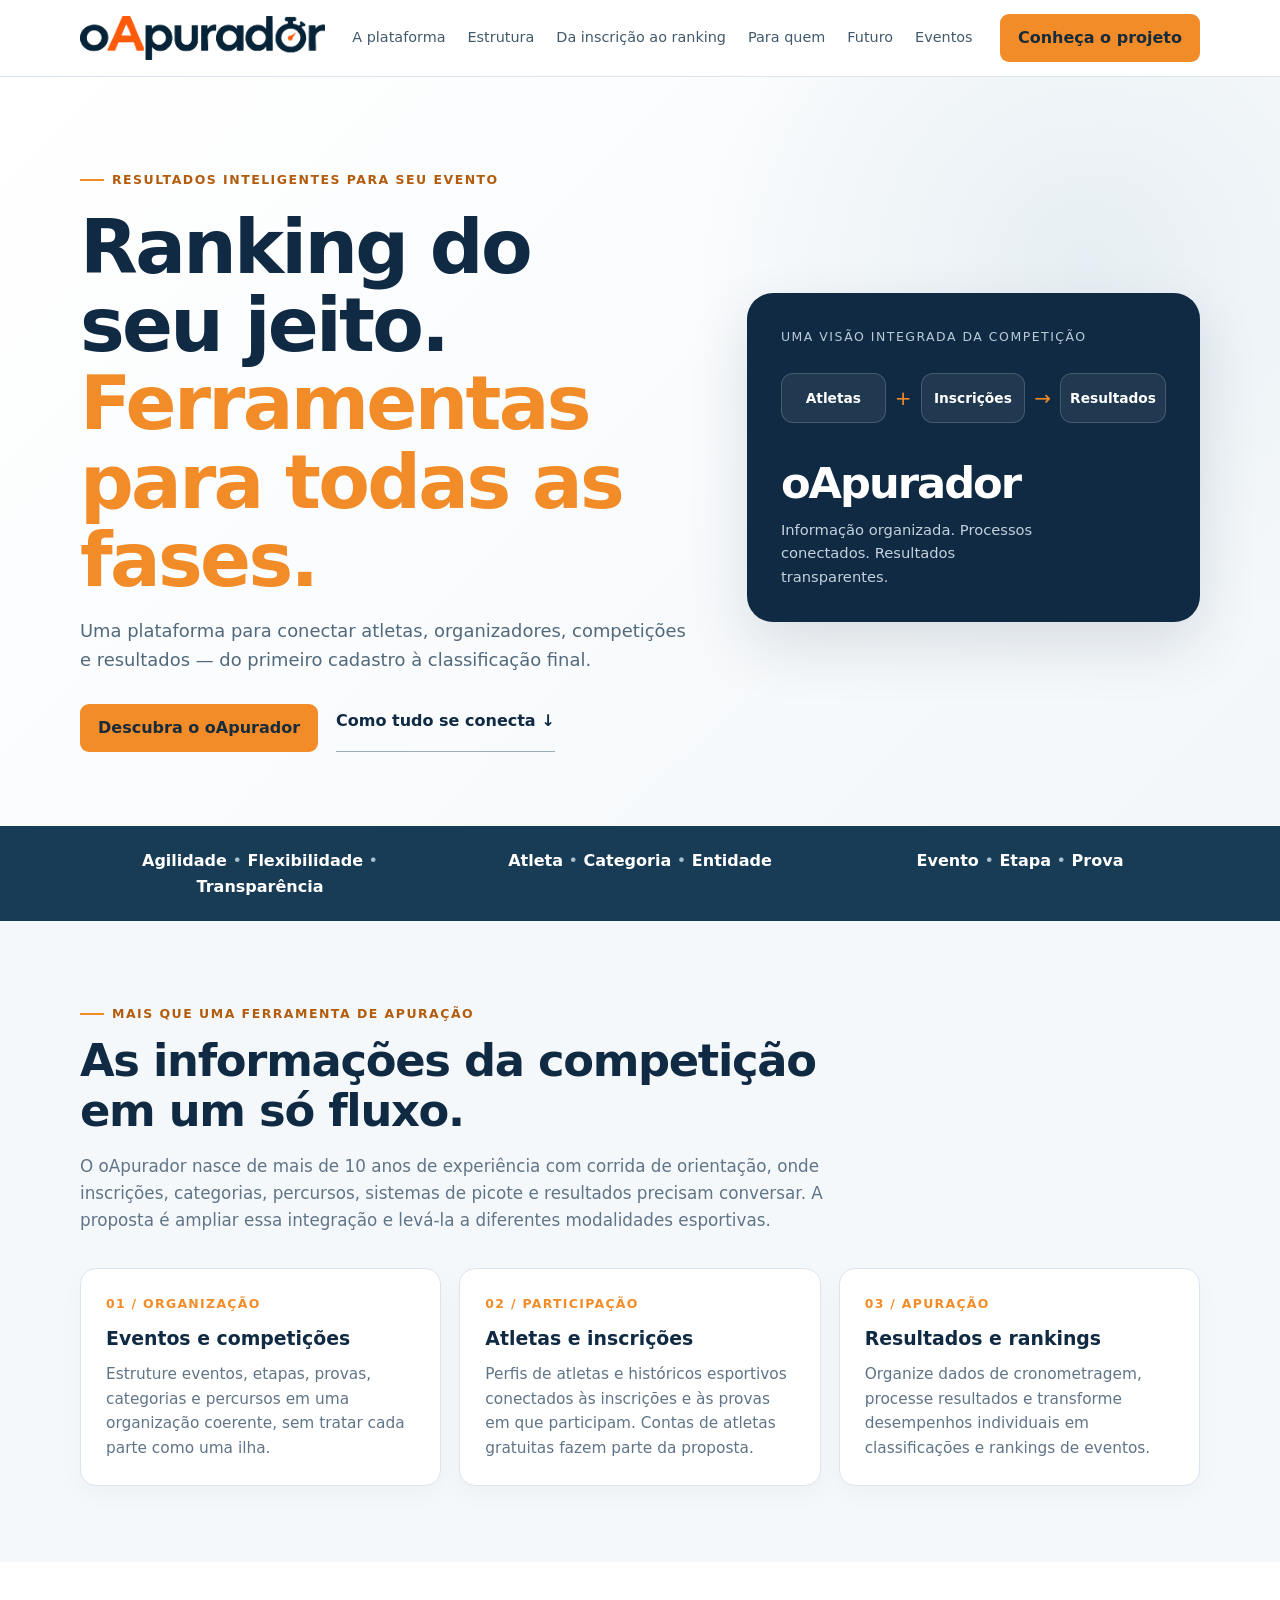
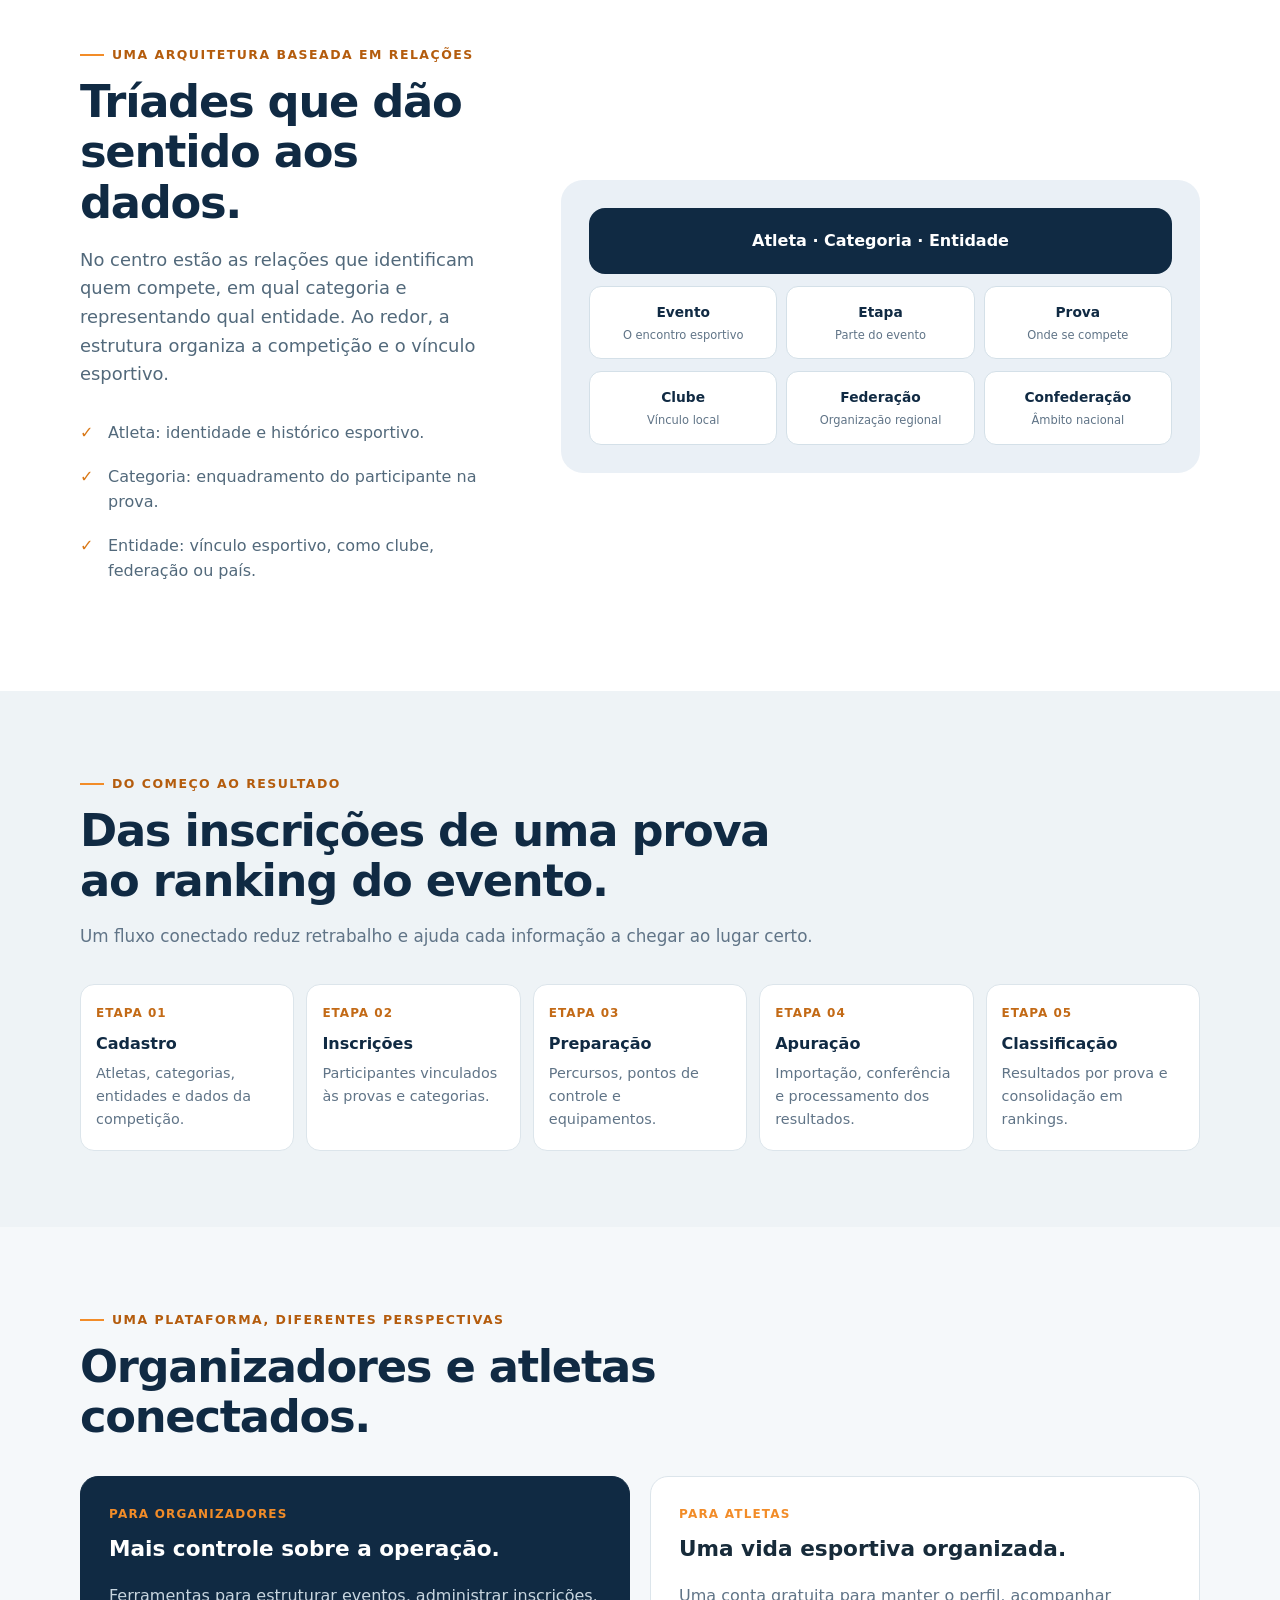
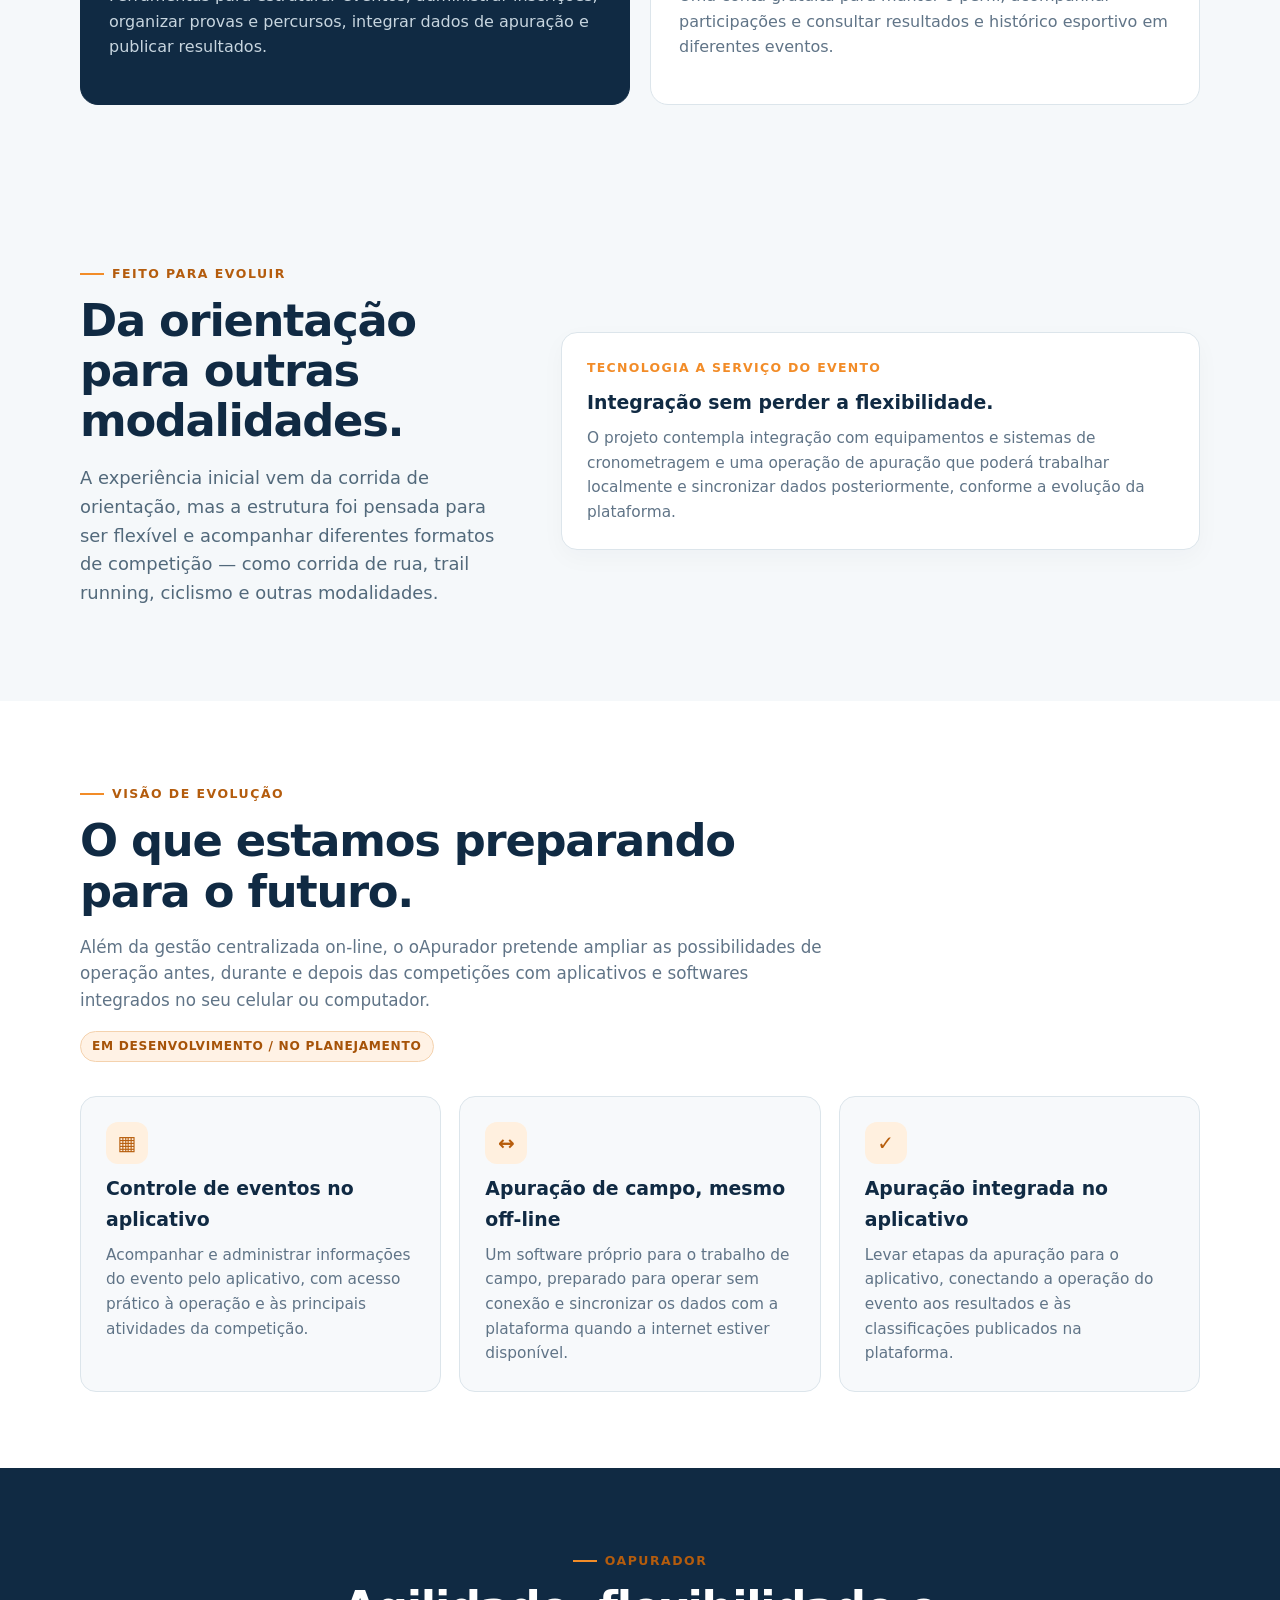
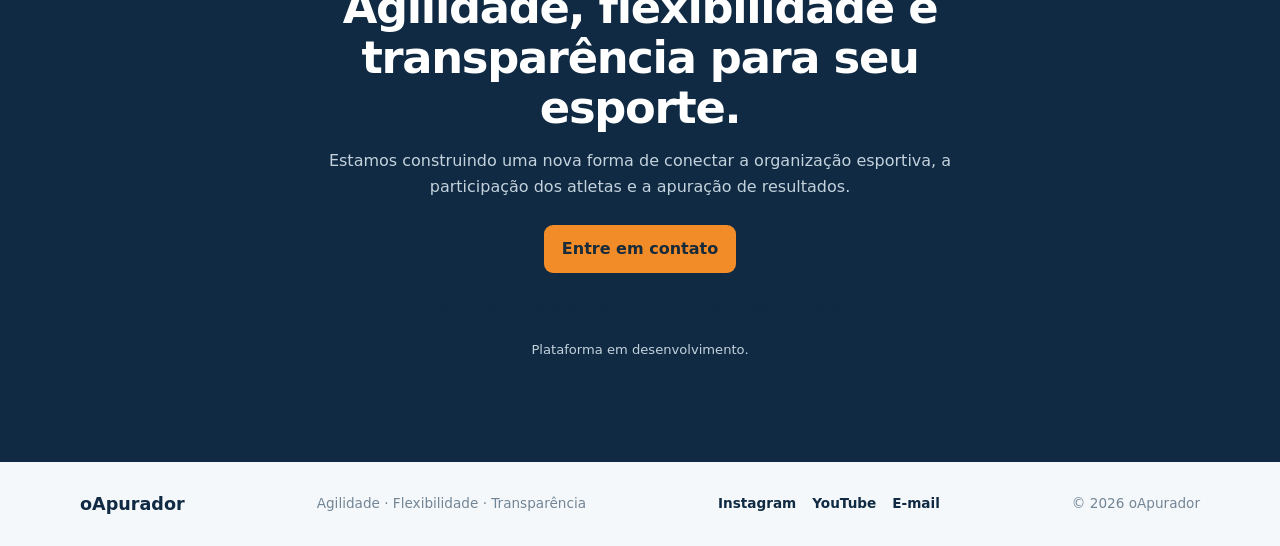
<file: index.html>
<!doctype html>
<html lang="pt-BR">
<head>
<meta charset="utf-8">
<meta name="viewport" content="width=device-width, initial-scale=1">
<meta name="theme-color" content="#102a43">
<meta name="description" content="oApurador — gestão esportiva integrada. Agilidade, flexibilidade e transparência da inscrição ao ranking.">
<title>oApurador — Agilidade, flexibilidade e transparência</title>
<link rel="icon" type="image/png" href="assets/icone-oapurador.png">
<link rel="apple-touch-icon" href="assets/icone-oapurador.png">
<link rel="stylesheet" href="styles.css">
</head>
<body>
<header><div class="wrap nav">
<a class="brand" href="#" aria-label="oApurador, início"><img src="assets/logo-oapurador.png" alt="oApurador"></a>
<nav><a href="#plataforma">A plataforma</a><a href="#estrutura">Estrutura</a><a href="#fluxo">Da inscrição ao ranking</a><a href="#publico">Para quem</a><a href="#futuro">Futuro</a><a href="eventos.html">Eventos</a></nav>
<a class="nav-mobile-link" href="eventos.html">Eventos</a><a class="nav-cta" href="#contato">Conheça o projeto</a>
</div></header>
<main>
<section class="hero"><div class="wrap hero-grid"><div><div class="eyebrow">Resultados Inteligentes para seu evento</div><h1>Ranking do seu jeito.<br><em>Ferramentas para todas as fases.</em></h1><p class="lead">Uma plataforma para conectar atletas, organizadores, competições e resultados — do primeiro cadastro à classificação final.</p><div class="hero-actions"><a class="button" href="#plataforma">Descubra o oApurador</a><a class="text-link" href="#estrutura">Como tudo se conecta ↓</a></div></div>
<div class="hero-art"><div class="art-label">Uma visão integrada da competição</div><div class="flowline"><div class="flow-node">Atletas</div><div class="flow-arrow">+</div><div class="flow-node">Inscrições</div><div class="flow-arrow">→</div><div class="flow-node">Resultados</div></div><div class="art-number">oApurador</div><div class="art-caption">Informação organizada. Processos conectados. Resultados transparentes.</div></div></div></section>
<div class="triad-band"><div class="wrap triads"><div class="triad">Agilidade <span>•</span> Flexibilidade <span>•</span> Transparência</div><div class="triad">Atleta <span>•</span> Categoria <span>•</span> Entidade</div><div class="triad">Evento <span>•</span> Etapa <span>•</span> Prova</div></div></div>
<section id="plataforma"><div class="wrap"><div class="section-head"><div class="eyebrow">Mais que uma ferramenta de apuração</div><h2>As informações da competição em um só fluxo.</h2><p>O oApurador nasce de mais de 10 anos de  experiência com corrida de orientação, onde inscrições, categorias, percursos, sistemas de picote e resultados precisam conversar. A proposta é ampliar essa integração  e levá-la a diferentes modalidades esportivas.</p></div><div class="cards">
<article class="card"><div class="num">01 / ORGANIZAÇÃO</div><h3>Eventos e competições</h3><p>Estruture eventos, etapas, provas, categorias e percursos em uma organização coerente, sem tratar cada parte como uma ilha.</p></article>
<article class="card"><div class="num">02 / PARTICIPAÇÃO</div><h3>Atletas e inscrições</h3><p>Perfis de atletas e históricos esportivos conectados às inscrições e às provas em que participam. Contas de atletas gratuitas fazem parte da proposta.</p></article>
<article class="card"><div class="num">03 / APURAÇÃO</div><h3>Resultados e rankings</h3><p>Organize dados de cronometragem, processe resultados e transforme desempenhos individuais em classificações e rankings de eventos.</p></article>
</div></div></section>
<section class="central" id="estrutura"><div class="wrap central-grid"><div><div class="eyebrow">Uma arquitetura baseada em relações</div><h2>Tríades que dão sentido aos dados.</h2><p class="lead">No centro estão as relações que identificam quem compete, em qual categoria e representando qual entidade. Ao redor, a estrutura organiza a competição e o vínculo esportivo.</p><ul class="bullets"><li>Atleta: identidade e histórico esportivo.</li><li>Categoria: enquadramento do participante na prova.</li><li>Entidade: vínculo esportivo, como clube, federação ou país.</li></ul></div>
<div class="central-visual"><div class="central-core">Atleta · Categoria · Entidade</div><div class="central-branches"><div class="branch">Evento<small>O encontro esportivo</small></div><div class="branch">Etapa<small>Parte do evento</small></div><div class="branch">Prova<small>Onde se compete</small></div></div><div class="central-branches"><div class="branch">Clube<small>Vínculo local</small></div><div class="branch">Federação<small>Organização regional</small></div><div class="branch">Confederação<small>Âmbito nacional</small></div></div></div></div></section>
<section class="journey" id="fluxo"><div class="wrap"><div class="section-head"><div class="eyebrow">Do começo ao resultado</div><h2>Das inscrições de uma prova ao ranking do evento.</h2><p>Um fluxo conectado reduz retrabalho e ajuda cada informação a chegar ao lugar certo.</p></div><div class="journey-line">
<div class="step"><div class="step-no">ETAPA 01</div><b>Cadastro</b><p>Atletas, categorias, entidades e dados da competição.</p></div><div class="step"><div class="step-no">ETAPA 02</div><b>Inscrições</b><p>Participantes vinculados às provas e categorias.</p></div><div class="step"><div class="step-no">ETAPA 03</div><b>Preparação</b><p>Percursos, pontos de controle e equipamentos.</p></div><div class="step"><div class="step-no">ETAPA 04</div><b>Apuração</b><p>Importação, conferência e processamento dos resultados.</p></div><div class="step"><div class="step-no">ETAPA 05</div><b>Classificação</b><p>Resultados por prova e consolidação em rankings.</p></div>
</div></div></section>
<section id="publico"><div class="wrap"><div class="section-head"><div class="eyebrow">Uma plataforma, diferentes perspectivas</div><h2>Organizadores e atletas conectados.</h2></div><div class="audiences">
<article class="audience organizer"><div class="tag">Para organizadores</div><h3>Mais controle sobre a operação.</h3><p>Ferramentas para estruturar eventos, administrar inscrições, organizar provas e percursos, integrar dados de apuração e publicar resultados.</p></article>
<article class="audience"><div class="tag">Para atletas</div><h3>Uma vida esportiva organizada.</h3><p>Uma conta gratuita para manter o perfil, acompanhar participações e consultar resultados e histórico esportivo em diferentes eventos.</p></article>
</div></div></section>
<section><div class="wrap central-grid"><div><div class="eyebrow">Feito para evoluir</div><h2>Da orientação para outras modalidades.</h2><p class="lead">A experiência inicial vem da corrida de orientação, mas a estrutura foi pensada para ser flexível e acompanhar diferentes formatos de competição — como corrida de rua, trail running, ciclismo e outras modalidades.</p></div><div class="card"><div class="num">TECNOLOGIA A SERVIÇO DO EVENTO</div><h3>Integração sem perder a flexibilidade.</h3><p>O projeto contempla integração com equipamentos e sistemas de cronometragem e uma operação de apuração que poderá trabalhar localmente e sincronizar dados posteriormente, conforme a evolução da plataforma.</p></div></div></section>
<section class="roadmap" id="futuro"><div class="wrap"><div class="section-head"><div class="eyebrow">Visão de evolução</div><h2>O que estamos preparando para o futuro.</h2><p>Além da gestão centralizada on-line, o oApurador pretende ampliar as possibilidades de operação antes, durante e depois das competições com aplicativos e softwares integrados no seu celular ou computador.</p><span class="roadmap-note">Em desenvolvimento / no planejamento</span></div><div class="cards">
<article class="roadmap-card"><div class="future-icon">▦</div><h3>Controle de eventos no aplicativo</h3><p>Acompanhar e administrar informações do evento pelo aplicativo, com acesso prático à operação e às principais atividades da competição.</p></article>
<article class="roadmap-card"><div class="future-icon">↔</div><h3>Apuração de campo, mesmo off-line</h3><p>Um software próprio para o trabalho de campo, preparado para operar sem conexão e sincronizar os dados com a plataforma quando a internet estiver disponível.</p></article>
<article class="roadmap-card"><div class="future-icon">✓</div><h3>Apuração integrada no aplicativo</h3><p>Levar etapas da apuração para o aplicativo, conectando a operação do evento aos resultados e às classificações publicados na plataforma.</p></article>
</div></div></section>
<section class="closing" id="contato"><div class="wrap"><div class="eyebrow">oApurador</div><h2>Agilidade, flexibilidade e transparência para seu esporte.</h2><p>Estamos construindo uma nova forma de conectar a organização esportiva, a participação dos atletas e a apuração de resultados.</p><a class="button" href="mailto:oapurador@gmail.com?subject=Interesse%20no%20oApurador">Entre em contato</a><div class="social closing-social"><a href="https://www.instagram.com/oapurador/" target="_blank" rel="noopener noreferrer">Instagram · @oapurador</a><a href="https://www.youtube.com/@oApurador" target="_blank" rel="noopener noreferrer">YouTube · @oApurador</a></div><p class="closing-note">Plataforma em desenvolvimento.</p></div></section>
</main>
<footer><div class="wrap footer-inner"><div class="footer-brand">oApurador</div><div>Agilidade · Flexibilidade · Transparência</div><div class="social"><a href="https://www.instagram.com/oapurador/" target="_blank" rel="noopener noreferrer">Instagram</a><a href="https://www.youtube.com/@oApurador" target="_blank" rel="noopener noreferrer">YouTube</a><a href="mailto:oapurador@gmail.com">E-mail</a></div><div>© <span id="year">2026</span> oApurador</div></div></footer>
<script src="site.js" defer></script>
</body></html>
</file>
<file: styles.css>
:root{--navy:#102a43;--navy2:#183b56;--orange:#f28c28;--ink:#172b3a;--muted:#607487;--paper:#f5f8fa;--line:#dce5eb;--white:#fff}
*{box-sizing:border-box}html{scroll-behavior:smooth}body{margin:0;background:var(--paper);color:var(--ink);font-family:Inter,ui-sans-serif,system-ui,-apple-system,"Segoe UI",sans-serif;line-height:1.6}a{color:inherit;text-decoration:none}.wrap{width:min(1120px,calc(100% - 40px));margin:auto}
header{background:#ffffffef;border-bottom:1px solid var(--line);position:sticky;top:0;z-index:10;backdrop-filter:blur(12px)}.nav{min-height:76px;display:flex;align-items:center;justify-content:space-between;gap:24px}.brand img{display:block;width:245px;max-width:42vw;height:auto}.nav nav{display:flex;gap:22px;font-size:.9rem;color:#42596b}.nav nav a:hover{color:var(--orange)}.nav-cta,.button{display:inline-flex;align-items:center;justify-content:center;background:var(--orange);color:#172b3a;font-weight:750;padding:11px 18px;border-radius:9px}
.hero{padding:86px 0 74px;background:radial-gradient(circle at 85% 25%,#e7eff4 0,transparent 32%),linear-gradient(135deg,#fff,#f3f7fa);overflow:hidden}.hero-grid{display:grid;grid-template-columns:1.15fr .85fr;gap:54px;align-items:center}.eyebrow{display:inline-flex;align-items:center;gap:8px;color:#b45c0d;font-size:.78rem;font-weight:800;text-transform:uppercase;letter-spacing:1.5px}.eyebrow:before{content:"";width:24px;height:2px;background:var(--orange)}h1{font-size:clamp(2.65rem,6vw,4.7rem);line-height:1.04;letter-spacing:-2.7px;color:var(--navy);margin:18px 0}h1 em{font-style:normal;color:var(--orange)}.lead{font-size:1.12rem;max-width:650px;color:#52697b}.hero-actions{display:flex;gap:18px;margin-top:30px;flex-wrap:wrap}.text-link{font-weight:700;color:var(--navy);border-bottom:1px solid #a9bbc8;padding:8px 0}.hero-art{background:var(--navy);border-radius:26px;padding:34px;color:white;min-height:320px;box-shadow:0 24px 60px #102a4320}.art-label{font-size:.78rem;text-transform:uppercase;letter-spacing:1.5px;color:#b9cbd8}.flowline{display:flex;align-items:center;gap:9px;margin:26px 0}.flow-node{background:#ffffff12;border:1px solid #ffffff2b;border-radius:12px;padding:13px 9px;text-align:center;flex:1;font-size:.86rem;font-weight:700}.flow-arrow{color:var(--orange);font-size:1.25rem}.art-number{font-size:2.7rem;font-weight:850;letter-spacing:-2px;margin-top:22px}.art-caption{color:#c3d2dc;font-size:.92rem;max-width:270px}
.triad-band{background:var(--navy2);color:#fff;padding:22px 0}.triads{display:grid;grid-template-columns:repeat(3,1fr);gap:20px}.triad{text-align:center;font-weight:700}.triad span{color:#a9bfce;font-weight:500}section{padding:76px 0}.section-head{max-width:760px;margin-bottom:34px}h2{font-size:clamp(2rem,4vw,2.8rem);line-height:1.12;letter-spacing:-1.3px;color:var(--navy);margin:12px 0}.section-head p{color:var(--muted);font-size:1.05rem}.cards{display:grid;grid-template-columns:repeat(3,1fr);gap:18px}.card{background:#fff;border:1px solid var(--line);border-radius:16px;padding:25px;box-shadow:0 8px 24px #102a4308}.num{font-size:.78rem;font-weight:850;color:var(--orange);letter-spacing:1.3px}.card h3,.roadmap-card h3{font-size:1.18rem;color:var(--navy);margin:9px 0}.card p,.roadmap-card p{color:var(--muted);margin:0;font-size:.96rem}
.central{background:#fff}.central-grid{display:grid;grid-template-columns:.8fr 1.2fr;gap:55px;align-items:center}.central-visual{background:#eaf0f6;border-radius:22px;padding:28px}.central-core{background:var(--navy);color:white;border-radius:16px;text-align:center;padding:20px;font-weight:800}.central-branches{display:grid;grid-template-columns:repeat(3,1fr);gap:9px;margin-top:12px}.branch{background:#fff;border:1px solid #d4e0e8;border-radius:12px;padding:14px 7px;text-align:center;color:var(--navy);font-size:.86rem;font-weight:750}.branch small{display:block;color:var(--muted);font-weight:500;margin-top:3px}.bullets{list-style:none;padding:0;margin:22px 0}.bullets li{padding:9px 0 9px 28px;position:relative;color:#52697b}.bullets li:before{content:"✓";position:absolute;left:0;color:#d97817;font-weight:900}
.journey{background:#eef3f6}.journey-line{display:grid;grid-template-columns:repeat(5,1fr);gap:12px}.step{background:#fff;border:1px solid var(--line);border-radius:14px;padding:19px 15px}.step b{display:block;color:var(--navy);margin:8px 0 5px}.step-no{font-size:.75rem;color:#c36a16;font-weight:850;letter-spacing:1px}.step p{font-size:.9rem;color:var(--muted);margin:0}.audiences{display:grid;grid-template-columns:1fr 1fr;gap:20px}.audience{border-radius:18px;padding:28px;background:#fff;border:1px solid var(--line)}.audience.organizer{background:var(--navy);color:#fff;border-color:var(--navy)}.audience h3{font-size:1.35rem;margin:8px 0}.audience p{color:var(--muted)}.audience.organizer p{color:#c7d5df}.tag{font-size:.75rem;text-transform:uppercase;letter-spacing:1.2px;font-weight:800;color:var(--orange)}
.roadmap{background:#fff}.roadmap-note{display:inline-block;background:#fff2e5;color:#a65308;border:1px solid #f4d2ae;border-radius:999px;padding:5px 11px;font-size:.76rem;font-weight:800;letter-spacing:.7px;text-transform:uppercase}.roadmap-card{background:#f7f9fb;border:1px solid var(--line);border-radius:16px;padding:25px}.future-icon{width:42px;height:42px;display:grid;place-items:center;border-radius:12px;background:#fff0df;color:#b75d0c;font-size:1.25rem;font-weight:900}.closing{background:var(--navy);color:#fff;text-align:center;padding:76px 0}.closing h2{color:#fff;max-width:760px;margin:12px auto}.closing p{color:#c3d2dc;max-width:650px;margin:15px auto 26px}.closing .eyebrow{justify-content:center}footer{padding:28px 0;color:#718596;font-size:.85rem}.footer-inner{display:flex;justify-content:space-between;gap:18px;align-items:center;flex-wrap:wrap}.footer-brand{font-weight:850;color:var(--navy);font-size:1.1rem}.social{display:flex;gap:16px;flex-wrap:wrap}.social a{font-weight:700;color:var(--navy)}.social a:hover{color:var(--orange)}
@media(max-width:800px){.nav nav{display:none}.hero{padding:62px 0}.hero-grid,.central-grid{grid-template-columns:1fr;gap:32px}.hero-art{min-height:260px}.cards{grid-template-columns:1fr}.triads{grid-template-columns:1fr;gap:10px}.journey-line{grid-template-columns:1fr 1fr}.audiences{grid-template-columns:1fr}section{padding:58px 0}}
@media(max-width:480px){.wrap{width:calc(100% - 28px)}.journey-line{grid-template-columns:1fr}.brand img{width:190px}.hero-art{padding:24px}.flowline{gap:5px}.flow-node{font-size:.76rem;padding:11px 5px}}

/* Ranking interativo: usa o mesmo sistema visual do index. */
.ranking-main { background: var(--paper); padding: 30px 0 50px; min-height: 62vh; }
.nav-mobile-link { display: none; color: var(--navy); font-size: .88rem; font-weight: 750; }
.closing-social { justify-content: center; margin-top: 22px; }
.closing-note { margin-top: 18px !important; font-size: .82rem; }
.ranking-main section { padding: 0; }
.ranking-heading { display: flex; align-items: flex-end; justify-content: space-between; gap: 24px; margin: 0 0 20px; }
.ranking-heading h1 { margin: 9px 0 0; color: var(--navy); font-size: clamp(2rem, 4vw, 3rem); line-height: 1.08; letter-spacing: -1.5px; }
.ranking-heading .eyebrow { margin: 0; }
.ranking-status { margin: 9px 0 0; color: #52697b; font-weight: 700; }
.updated { margin: 0 0 4px; color: var(--muted); font-size: .82rem; white-space: nowrap; }
.card { background: #fff; border: 1px solid var(--line); border-radius: 16px; box-shadow: 0 8px 24px #102a4308; }
.controls { margin: 0 0 20px; padding: 19px 22px 21px; }
.controls-title { display: flex; align-items: flex-start; justify-content: space-between; gap: 24px; }
.controls h2 { margin: 0; color: var(--navy); font-size: 1.15rem; letter-spacing: -.3px; }
.controls p { margin: 5px 0 0; color: var(--muted); font-size: .86rem; }
.sliders { display: flex; flex-wrap: wrap; gap: 26px 42px; margin-top: 17px; }
.range-control { width: min(100%, 420px); }
.range-heading { display: flex; align-items: baseline; justify-content: space-between; gap: 12px; font-size: .9rem; font-weight: 700; }
.range-heading output { color: var(--navy); font-variant-numeric: tabular-nums; }
.range-control input[type="range"] { display: block; width: 100%; margin: 12px 0 4px; accent-color: var(--orange); cursor: pointer; }
.range-ticks { display: flex; justify-content: space-between; padding: 0 8px; color: var(--muted); font-size: .72rem; }
.range-ticks span { flex: 1; text-align: center; }
.range-ticks span:first-child { text-align: left; }
.range-ticks span:last-child { text-align: right; }
.switch-control { display: inline-flex; align-items: center; gap: 9px; color: var(--ink); font-size: .9rem; cursor: pointer; }
.switch-control input { width: 18px; height: 18px; accent-color: var(--orange); }
.list-toolbar { display: flex; justify-content: space-between; align-items: center; gap: 16px; margin: 0 0 14px; }
.search-box { display: flex; align-items: center; gap: 10px; width: min(560px, 100%); min-height: 46px; padding: 0 13px; background: #fff; border: 1px solid #aab9c5; border-radius: 9px; }
.search-box span { color: var(--muted); font-size: 1.45rem; line-height: 1; }
.search-box input { width: 100%; min-width: 0; border: 0; outline: 0; color: var(--ink); font: inherit; font-size: .9rem; }
.result-count { margin: 0; color: var(--muted); font-size: .84rem; white-space: nowrap; }
.average-legend { display: flex; align-items: center; gap: 7px; margin: -4px 0 12px; color: var(--muted); font-size: .78rem; }
.average-legend span { width: 12px; height: 12px; background: #fff0b3; border: 1px solid #d3a900; border-radius: 2px; }
.ranking-list { display: grid; gap: 14px; }
section.category-card { overflow: hidden; padding: 0; background: #fff; border: 1px solid var(--line); border-radius: 16px; box-shadow: 0 8px 24px #102a4308; }
.category-heading { display: flex; align-items: baseline; justify-content: space-between; gap: 12px; padding: 14px 18px; background: #eaf0f6; border-bottom: 1px solid var(--line); }
.category-heading h2 { margin: 0; color: var(--navy); font-size: 1.1rem; font-weight: 750; letter-spacing: -.3px; }
.category-heading span { color: var(--muted); font-size: .78rem; }
.table-scroll { overflow-x: auto; width: 100%; }
.ranking-main table { width: 100%; border-collapse: collapse; font-size: .83rem; }
.ranking-main thead { background: #f5f8fa; }
.ranking-main th, .ranking-main td { padding: 9px 10px; border-bottom: 1px solid var(--line); text-align: center; white-space: nowrap; }
.ranking-main th { color: #394f60; font-size: .76rem; font-weight: 750; }
.ranking-main th.athlete, .ranking-main td.athlete { min-width: 210px; text-align: left; }
.ranking-main td.athlete { font-weight: 650; }
.ranking-main td.entity { max-width: 160px; }
.entity-name { display: block; max-width: 150px; overflow: hidden; text-overflow: ellipsis; white-space: nowrap; }
.ranking-main td.total { color: var(--navy); font-weight: 850; }
.ranking-main td.average { background: #fff0b3; }
.ranking-main tr:last-child td { border-bottom: 0; }
.position-tie { color: var(--muted); font-size: .65rem; }
.future-row { color: var(--muted); background: #fafbfc; }
.future-mark { color: var(--navy); font-weight: 850; }
.country { display: inline-block; margin-left: 5px; color: var(--muted); font-size: .65rem; font-weight: 500; }
.loading, .empty-state { padding: 24px; color: var(--muted); text-align: center; }
.empty-state { margin: 0; }
.ranking-main section.registrations-section { padding: 48px 0 4px; }
.registrations-heading { display: flex; align-items: flex-end; justify-content: space-between; gap: 22px; margin-bottom: 16px; }
.registrations-heading h2 { margin: 8px 0 4px; color: var(--navy); font-size: clamp(1.6rem, 3vw, 2.25rem); }
.registrations-heading .eyebrow { margin: 0; }
.registrations-summary { margin: 0; color: var(--muted); font-size: .88rem; }
.group-control { display: flex; align-items: center; gap: 10px; color: var(--muted); font-size: .88rem; font-weight: 700; white-space: nowrap; }
.group-control select { min-height: 42px; padding: 0 34px 0 12px; border: 1px solid #aab9c5; border-radius: 9px; background: #fff; color: var(--ink); font: inherit; }
.registrations-list { overflow: hidden; padding: 0; }
.registrations-list .table-scroll + .registration-group-title { border-top: 1px solid var(--line); }
.registration-group-title { margin: 0; padding: 13px 16px; background: #eaf0f6; color: var(--navy); font-size: .96rem; }
.registration-table { min-width: max-content; }
.registration-table th:first-child, .registration-table td:first-child { min-width: 220px; text-align: left; }
.registration-table th:nth-child(2), .registration-table td:nth-child(2), .registration-table th:nth-child(5), .registration-table td:nth-child(5) { min-width: 82px; }
.registration-table th:nth-child(3), .registration-table td:nth-child(3), .registration-table th:nth-child(4), .registration-table td:nth-child(4) { min-width: 130px; }
.registration-mark { color: var(--navy); font-weight: 850; }

@media(max-width:800px) {
  .nav-mobile-link { display: inline-flex; }
  .ranking-heading, .controls-title { align-items: flex-start; flex-direction: column; }
  .updated { white-space: normal; }
  .registrations-heading { align-items: flex-start; flex-direction: column; }
}
@media(max-width:700px) {
  .controls { padding: 16px; }
  .sliders { gap: 20px; }
  .list-toolbar { align-items: flex-start; flex-direction: column; }
  .result-count { white-space: normal; }
  .ranking-main th, .ranking-main td { padding: 8px; }
}

/* Hub público do evento, relações de inscritos e resultados por prova. */
.public-main { min-height: 65vh; padding: 34px 0 58px; }
.event-layout { display: grid; grid-template-columns: 205px minmax(0, 1fr); gap: 22px; align-items: start; }
.event-content { min-width: 0; }
.event-tree { position: sticky; top: 91px; max-height: calc(100vh - 108px); overflow: auto; padding: 15px 13px; }
.event-tree-nav h2 { margin: 0 0 10px; padding: 0 5px 9px; border-bottom: 1px solid var(--line); color: var(--navy); font-size: .98rem; letter-spacing: -.2px; }
.event-tree-nav ul { list-style: none; margin: 0; padding: 0 0 0 13px; }
.event-tree-nav > ul { padding-left: 0; }
.event-tree-nav li { position: relative; margin: 2px 0; padding-left: 12px; border-left: 1px solid #cbd7df; }
.event-tree-nav li:before { content: ""; position: absolute; top: 14px; left: 0; width: 8px; border-top: 1px solid #cbd7df; }
.event-tree-nav a, .event-tree-nav .tree-inactive { display: block; padding: 5px 6px; border-radius: 6px; color: #40586a; font-size: .8rem; line-height: 1.35; }
.event-tree-nav a:hover { background: #f1f5f8; color: var(--navy); }
.event-tree-nav a[aria-current="page"] { background: #eaf0f6; color: var(--navy); font-weight: 800; }
.event-tree-nav .tree-inactive { color: #8a9aa6; }
.tree-error { margin: 0; color: var(--muted); font-size: .82rem; }
.public-main section { padding: 0; }
.public-heading { margin: 0 0 26px; }
.public-heading .eyebrow { margin: 0; }
.public-heading h1 { margin: 10px 0; color: var(--navy); font-size: clamp(2rem, 4vw, 3rem); letter-spacing: -1.5px; }
.public-lead { max-width: 760px; margin: 0 0 18px; color: var(--muted); }
.event-stages, .public-results { display: grid; gap: 16px; }
.stage-card { padding: 0; overflow: hidden; }
.stage-heading { display: flex; align-items: center; justify-content: space-between; gap: 18px; padding: 18px 22px; background: #eaf0f6; border-bottom: 1px solid var(--line); }
.stage-heading .eyebrow { margin: 0; }
.stage-heading h2 { margin: 5px 0 0; color: var(--navy); font-size: 1.35rem; letter-spacing: -.4px; }
.stage-actions { display: flex; gap: 16px; flex-wrap: wrap; }
.text-link { color: var(--navy); font-weight: 750; border-bottom: 1px solid #9aacb9; padding: 4px 0; }
.text-link:hover { color: #b45c0d; border-color: var(--orange); }
.pending-link { color: #718596; font-size: .86rem; }
.proof-list { padding: 0 20px; }
.proof-row { display: flex; align-items: center; justify-content: space-between; gap: 20px; padding: 14px 2px; border-bottom: 1px solid var(--line); }
.proof-row:last-child { border-bottom: 0; }
.proof-info { display: grid; }
.proof-info strong { color: var(--navy); }
.proof-info span { color: var(--muted); font-size: .84rem; }
.registration-toolbar { display: flex; justify-content: flex-end; }
.registrations-list { overflow: hidden; padding: 0; }
.registrations-list .table-scroll + .registration-group-title { border-top: 1px solid var(--line); }
.registration-group-title { margin: 0; padding: 13px 16px; background: #eaf0f6; color: var(--navy); font-size: .96rem; }
.registration-table { min-width: max-content; width: 100%; border-collapse: collapse; font-size: .86rem; }
.registration-table th, .registration-table td, .public-result-table th, .public-result-table td { padding: 9px 11px; border-bottom: 1px solid var(--line); text-align: center; white-space: nowrap; }
.registration-table th, .public-result-table th { background: #f5f8fa; color: #394f60; font-size: .76rem; font-weight: 750; }
.registration-table th:first-child, .registration-table td:first-child { min-width: 220px; text-align: left; }
.registration-mark { color: var(--navy); font-weight: 850; }
.result-category { padding: 0; overflow: hidden; }
.result-category-heading { display: flex; justify-content: space-between; align-items: center; gap: 12px; padding: 12px 16px; background: #eaf0f6; border-bottom: 1px solid var(--line); }
.result-category-heading h2 { margin: 0; color: var(--navy); font-size: 1.08rem; }
.result-category-heading h2 span { margin-left: 8px; color: var(--muted); font-size: .82rem; font-weight: 500; }
.result-athlete-count { color: var(--muted); font-size: .78rem; white-space: nowrap; }
.public-result-table { width: 100%; border-collapse: collapse; font-size: .88rem; }
.public-result-table th.athlete, .public-result-table td.athlete { min-width: 210px; text-align: left; }
.public-result-table td.athlete { font-weight: 650; }
.public-result-table td.has-adjustment { cursor: help; text-decoration: underline dotted #8093a1; text-underline-offset: 3px; }
.public-result-table tr:last-child td { border-bottom: 0; }
@media(max-width:800px) {
  .event-layout { grid-template-columns: minmax(0, 1fr); gap: 14px; }
  .event-tree { top: 76px; max-height: 30vh; }
  .stage-heading { align-items: flex-start; flex-direction: column; }
  .registration-toolbar { justify-content: flex-start; }
  .result-category-heading { align-items: flex-start; flex-direction: column; }
  .proof-row { align-items: flex-start; }
}
</file>
